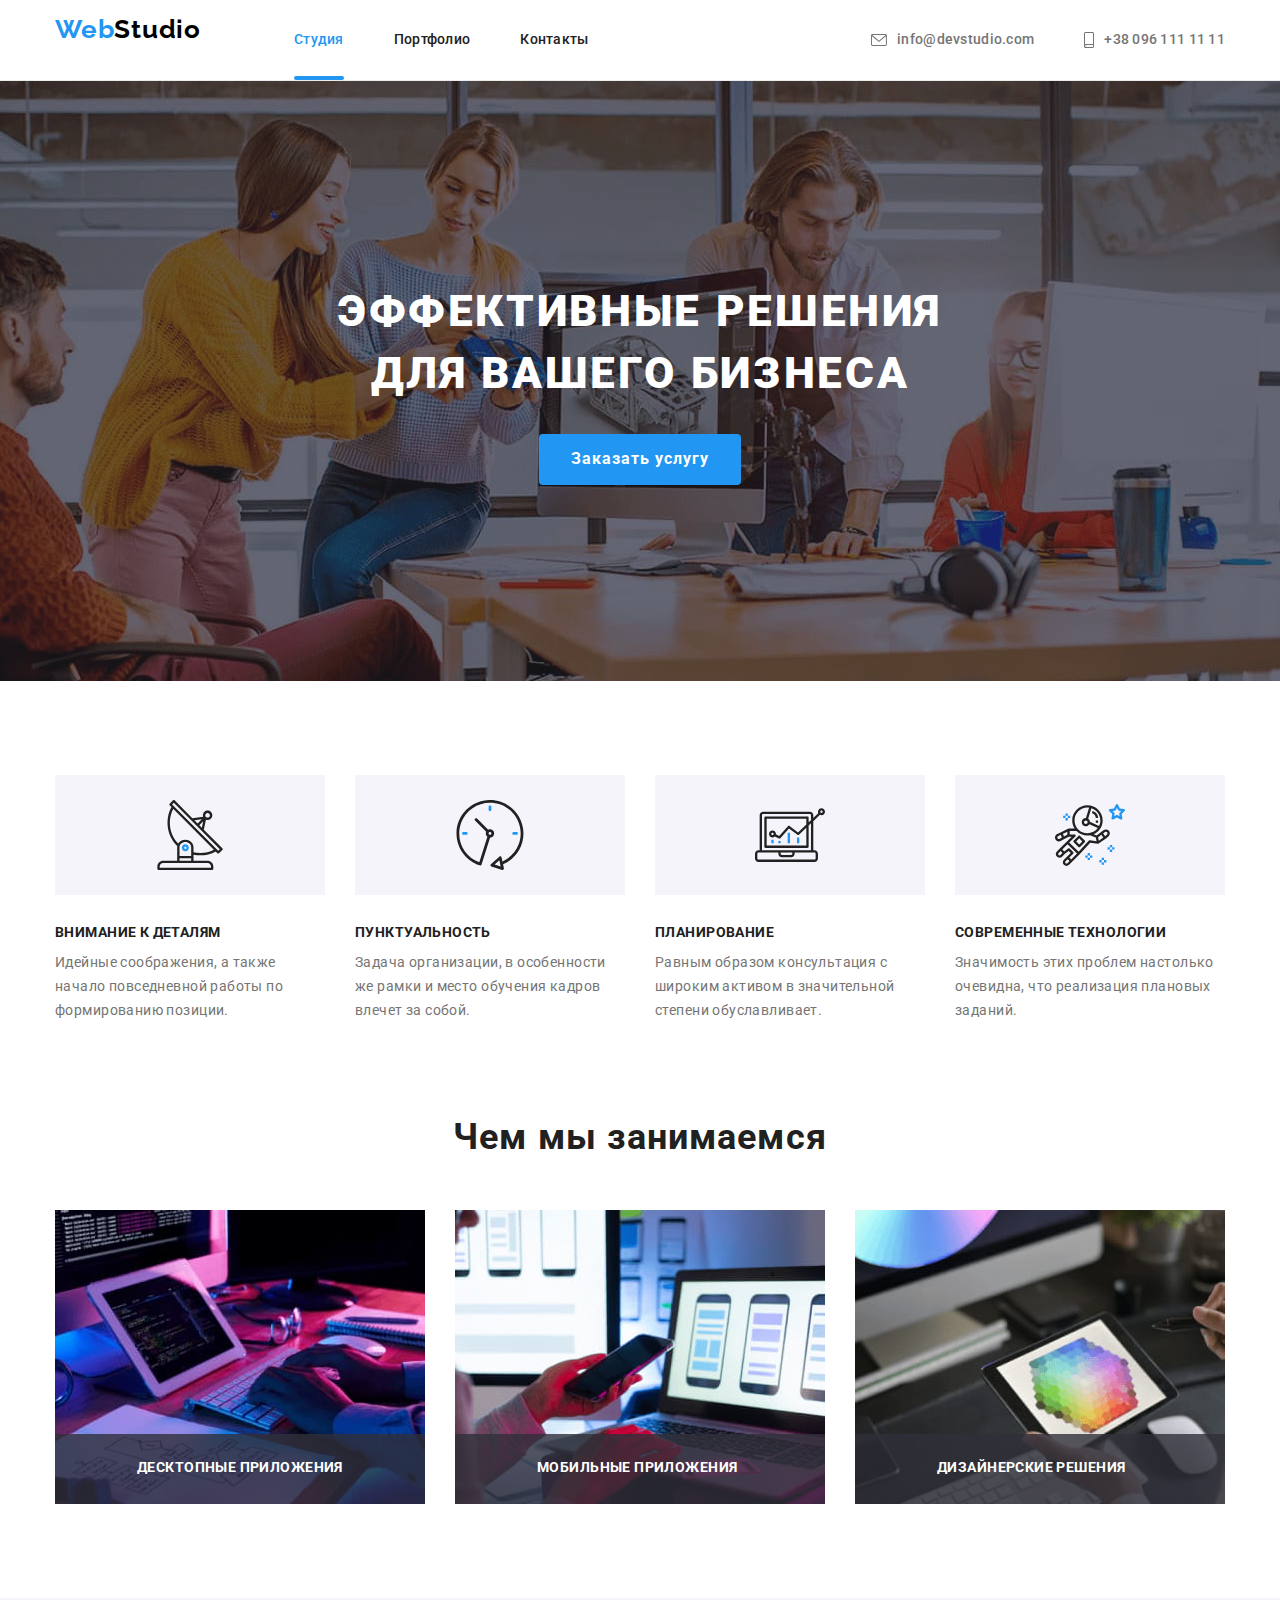
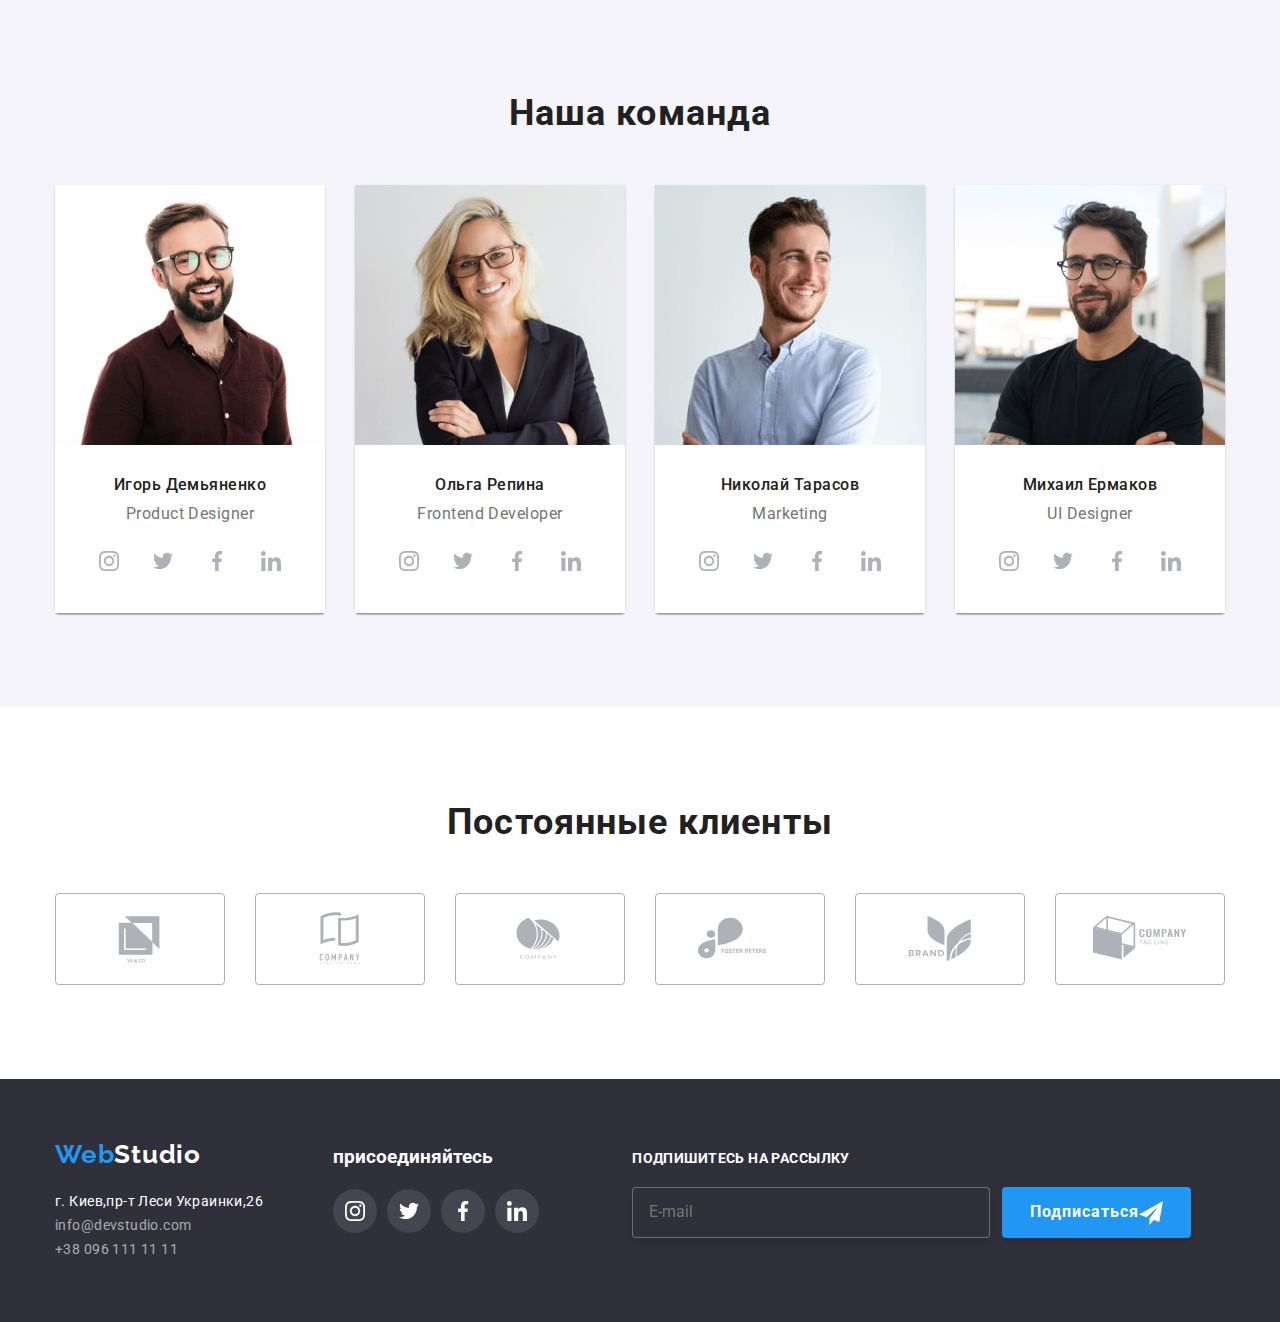
<file: index.html>
<!DOCTYPE html>
<html lang="ru">
  <head>
    <meta charset="UTF-8" />
    <meta http-equiv="X-UA-Compatible" content="IE=edge" />
    <meta name="viewport" content="width=device-width, initial-scale=1.0" />
    <link
      rel="stylesheet"
      href="https://cdnjs.cloudflare.com/ajax/libs/modern-normalize/1.1.0/modern-normalize.min.css"
    />

    <link rel="stylesheet" href="./css/styles.css" />

    <link rel="preconnect" href="https://fonts.googleapis.com" />
    <link rel="preconnect" href="https://fonts.gstatic.com" crossorigin />

    <link
      href="https://fonts.googleapis.com/css2?family=Raleway:wght@700&family=Roboto:wght@400;500;700;900&display=swap"
      rel="stylesheet"
    />

    <title>Студия</title>
  </head>
  <body>
    <header class="page-header">
      <div class="conteiner main-nav">
        <a href="index.html" class="logo">
          <span class="logo-text">Web</span>Studio
        </a>
        <nav class="navigation">
          <ul class="site-nav">
            <li class="item">
              <a href="index.html" class="link link-text">Студия</a>
            </li>
            <li class="item">
              <a href="portfolio.html" class="link">Портфолио</a>
            </li>
            <li class="item"><a href="#footer" class="link">Контакты</a></li>
          </ul>
        </nav>
        <ul class="nav">
          <li class="item">
            <a href="mailto:info@devstudio.com" class="link-name">
              <svg class="icon-nav" width="16px" height="12px">
                <use href="./images/symbol-defs.svg#mail"></use>
              </svg>
              info@devstudio.com</a
            >
          </li>
          <li class="item">
            <a href="tel:+380961111111" class="link-name">
              <svg class="icon-nav" width="10px" height="16px">
                <use href="./images/symbol-defs.svg#smartphone"></use>
              </svg>
              +38 096 111 11 11</a
            >
          </li>
        </ul>
      </div>
    </header>
    <main>
      <section class="hero">
        <div class="overlay">
          <h1 class="section-text">Эффективные решения для вашего бизнеса</h1>
          <button type="button" class="section-button" data-modal-open>
            Заказать услугу
          </button>
          <div class="backdrop is-hidden" data-modal>
            <div class="modal">
              <div class="icon-modal-close">
                <svg
                  class="modal-close"
                  width="18px"
                  height="18px"
                  data-modal-close
                >
                  <use href="./images/symbol-defs.svg#close-black-1"></use>
                </svg>
              </div>

              <form class="form">
                <b class="bait">Оставьте свои данные, мы вам перезвоним</b>
                <div class="form-field form-field-name">
                  <label for="text" class="form-label">Имя</label>
                  <input type="text" name="text" id="text" class="form-input" />
                  <svg class="modal-icon" width="18px" height="18px">
                    <use href="./images/icons.svg.svg#Name"></use>
                  </svg>
                </div>
                <div class="form-field">
                  <label for="tel" class="form-label">Телефон</label>
                  <input type="tel" name="tel" id="tel" class="form-input" />
                  <svg class="modal-icon" width="18px" height="18px">
                    <use href="./images/icons.svg.svg#Tel"></use>
                  </svg>
                </div>
                <div class="form-field">
                  <label for="mail" class="form-label">Почта</label>
                  <input
                    type="email"
                    name="mail"
                    id="mail"
                    class="form-input"
                  />
                  <svg class="modal-icon" width="18px" height="18px">
                    <use href="./images/icons.svg.svg#Mail"></use>
                  </svg>
                </div>
                <div class="form-field">
                  <label for="comment" class="form-label">Комментарий</label>
                  <textarea
                    name="comment"
                    id="comment"
                    class="comment"
                    placeholder="Введите текст"
                  ></textarea>
                </div>
                <div class="form-field form-checkbox">
                  <label class="label-checkbox">
                    <input type="checkbox" name="policy" class="checkbox" />
                    <span class="checkbox-icon"></span>
                    Соглашаюсь с рассылкой и принимаю
                    <a href="" class="agreement"> Условия договора</a>
                  </label>
                </div>
                <button type="submit" class="button-submit">Отправить</button>
              </form>
            </div>
          </div>
        </div>
      </section>
      <section class="section">
        <div class="conteiner">
          <ul class="title-link">
            <li class="section-title-list">
              <div class="icon-fon">
                <svg class="icon-antenna icon-title" width="70px" height="70px">
                  <use href="./images/symbol-defs.svg#antenna-1"></use>
                </svg>
              </div>
              <h3 class="title-list">Внимание к деталям</h3>
              <p class="title-text">
                Идейные соображения, а также начало повседневной работы по
                формированию позиции.
              </p>
            </li>
            <li class="section-title-list">
              <div class="icon-fon">
                <svg class="icon-antenna icon-title" width="70px" height="70px">
                  <use href="./images/symbol-defs.svg#clock-1"></use>
                </svg>
              </div>
              <h3 class="title-list">Пунктуальность</h3>
              <p class="title-text">
                Задача организации, в особенности же рамки и место обучения
                кадров влечет за собой.
              </p>
            </li>
            <li class="section-title-list">
              <div class="icon-fon">
                <svg class="icon-antenna icon-title" width="70px" height="70px">
                  <use href="./images/symbol-defs.svg#diagram-1"></use>
                </svg>
              </div>
              <h3 class="title-list">Планирование</h3>
              <p class="title-text">
                Равным образом консультация с широким активом в значительной
                степени обуславливает.
              </p>
            </li>
            <li class="section-title-list">
              <div class="icon-fon">
                <svg class="icon-antenna icon-title" width="70px" height="70px">
                  <use href="./images/symbol-defs.svg#astronaut"></use>
                </svg>
              </div>
              <h3 class="title-list">Современные технологии</h3>
              <p class="title-text">
                Значимость этих проблем настолько очевидна, что реализация
                плановых заданий.
              </p>
            </li>
          </ul>
        </div>
      </section>
      <section class="section">
        <div class="conteiner">
          <h2 class="title">Чем мы занимаемся</h2>
          <ul class="metier">
            <li class="metier-list">
              <img src="images/photo1.jpg" alt="Написание кода" width="370" />
              <div class="metier-thumb">
                <p>Десктопные приложения</p>
              </div>
            </li>
            <li class="metier-list">
              <img
                src="images/photo2.jpg"
                alt="Работа с ноутбуком"
                width="370"
              />
              <div class="metier-thumb">
                <p>Мобильные приложения</p>
              </div>
            </li>
            <li class="metier-list">
              <img
                src="images/photo3.jpg"
                alt="Планшет с изображением "
                width="370"
              />
              <div class="metier-thumb">
                <p>Дизайнерские решения</p>
              </div>
            </li>
          </ul>
        </div>
      </section>
      <section class="information-content section">
        <div class="conteiner">
          <h2 class="dream-team">Наша команда</h2>
          <ul class="dream-link">
            <li class="dream-list">
              <img src="images/photo4.jpg" alt="Участник команды" width="270" />
              <div class="dream-list-foot">
                <h3 class="name-list">Игорь Демьяненко</h3>
                <p class="profession-list">Product Designer</p>
                <ul class="dream-list-socmedia">
                  <li class="dream-icon-socmedia">
                    <a href="" class="dream-link-socmedia">
                      <svg class="icon-socmedia" width="20px" height="20px">
                        <use href="./images/symbol-defs.svg#instagram-2"></use>
                      </svg>
                    </a>
                  </li>
                  <li class="dream-icon-socmedia">
                    <a href="" class="dream-link-socmedia">
                      <svg class="icon-socmedia" width="20px" height="20px">
                        <use href="./images/symbol-defs.svg#twitter-1"></use>
                      </svg>
                    </a>
                  </li>
                  <li class="dream-icon-socmedia">
                    <a href="" class="dream-link-socmedia">
                      <svg class="icon-socmedia" width="20px" height="20px">
                        <use href="./images/symbol-defs.svg#facebook-1"></use>
                      </svg>
                    </a>
                  </li>
                  <li class="dream-icon-socmedia">
                    <a href="" class="dream-link-socmedia">
                      <svg class="icon-socmedia" width="20px" height="20px">
                        <use href="./images/symbol-defs.svg#linkedin-1"></use>
                      </svg>
                    </a>
                  </li>
                </ul>
              </div>
            </li>
            <li class="dream-list">
              <img
                src="images/photo5.jpg"
                alt="Участница команды"
                width="270"
              />
              <div class="dream-list-foot">
                <h3 class="name-list">Ольга Репина</h3>
                <p class="profession-list">Frontend Developer</p>
                <ul class="dream-list-socmedia">
                  <li class="dream-icon-socmedia">
                    <a href="" class="dream-link-socmedia">
                      <svg class="icon-socmedia" width="20px" height="20px">
                        <use href="./images/symbol-defs.svg#instagram-2"></use>
                      </svg>
                    </a>
                  </li>
                  <li class="dream-icon-socmedia">
                    <a href="" class="dream-link-socmedia">
                      <svg class="icon-socmedia" width="20px" height="20px">
                        <use href="./images/symbol-defs.svg#twitter-1"></use>
                      </svg>
                    </a>
                  </li>
                  <li class="dream-icon-socmedia">
                    <a href="" class="dream-link-socmedia">
                      <svg class="icon-socmedia" width="20px" height="20px">
                        <use href="./images/symbol-defs.svg#facebook-1"></use>
                      </svg>
                    </a>
                  </li>
                  <li class="dream-icon-socmedia">
                    <a href="" class="dream-link-socmedia">
                      <svg class="icon-socmedia" width="20px" height="20px">
                        <use href="./images/symbol-defs.svg#linkedin-1"></use>
                      </svg>
                    </a>
                  </li>
                </ul>
              </div>
            </li>
            <li class="dream-list">
              <img src="images/photo6.jpg" alt="Участник команды" width="270" />
              <div class="dream-list-foot">
                <h3 class="name-list">Николай Тарасов</h3>
                <p class="profession-list">Marketing</p>
                <ul class="dream-list-socmedia">
                  <li class="dream-icon-socmedia">
                    <a href="" class="dream-link-socmedia">
                      <svg class="icon-socmedia" width="20px" height="20px">
                        <use href="./images/symbol-defs.svg#instagram-2"></use>
                      </svg>
                    </a>
                  </li>
                  <li class="dream-icon-socmedia">
                    <a href="" class="dream-link-socmedia">
                      <svg class="icon-socmedia" width="20px" height="20px">
                        <use href="./images/symbol-defs.svg#twitter-1"></use>
                      </svg>
                    </a>
                  </li>
                  <li class="dream-icon-socmedia">
                    <a href="" class="dream-link-socmedia">
                      <svg class="icon-socmedia" width="20px" height="20px">
                        <use href="./images/symbol-defs.svg#facebook-1"></use>
                      </svg>
                    </a>
                  </li>
                  <li class="dream-icon-socmedia">
                    <a href="" class="dream-link-socmedia">
                      <svg class="icon-socmedia" width="20px" height="20px">
                        <use href="./images/symbol-defs.svg#linkedin-1"></use>
                      </svg>
                    </a>
                  </li>
                </ul>
              </div>
            </li>
            <li class="dream-list">
              <img src="images/photo7.jpg" alt="Участник команды" width="270" />
              <div class="dream-list-foot">
                <h3 class="name-list">Михаил Ермаков</h3>
                <p class="profession-list">UI Designer</p>
                <ul class="dream-list-socmedia">
                  <li class="dream-icon-socmedia">
                    <a href="" class="dream-link-socmedia">
                      <svg class="icon-socmedia" width="20px" height="20px">
                        <use href="./images/symbol-defs.svg#instagram-2"></use>
                      </svg>
                    </a>
                  </li>
                  <li class="dream-icon-socmedia">
                    <a href="" class="dream-link-socmedia">
                      <svg class="icon-socmedia" width="20px" height="20px">
                        <use href="./images/symbol-defs.svg#twitter-1"></use>
                      </svg>
                    </a>
                  </li>
                  <li class="dream-icon-socmedia">
                    <a href="" class="dream-link-socmedia">
                      <svg class="icon-socmedia" width="20px" height="20px">
                        <use href="./images/symbol-defs.svg#facebook-1"></use>
                      </svg>
                    </a>
                  </li>
                  <li class="dream-icon-socmedia">
                    <a href="" class="dream-link-socmedia">
                      <svg class="icon-socmedia" width="20px" height="20px">
                        <use href="./images/symbol-defs.svg#linkedin-1"></use>
                      </svg>
                    </a>
                  </li>
                </ul>
              </div>
            </li>
          </ul>
        </div>
      </section>
      <section class="section">
        <div class="conteiner">
          <h2 class="clients">Постоянные клиенты</h2>
          <ul class="clients-list">
            <li class="client">
              <a href="" class="clients-icon-list">
                <svg class="icon-clients" width="106px" height="60px">
                  <use href="./images/symbol-defs.svg#Logo1"></use>
                </svg>
              </a>
            </li>
            <li class="client">
              <a href="" class="clients-icon-list">
                <svg class="icon-clients" width="106px" height="60px">
                  <use href="./images/symbol-defs.svg#Logo2"></use>
                </svg>
              </a>
            </li>
            <li class="client">
              <a href="" class="clients-icon-list">
                <svg class="icon-clients" width="106px" height="60px">
                  <use href="./images/symbol-defs.svg#Logo3"></use>
                </svg>
              </a>
            </li>
            <li class="client">
              <a href="" class="clients-icon-list">
                <svg class="icon-clients" width="106px" height="60px">
                  <use href="./images/symbol-defs.svg#Logo4"></use>
                </svg>
              </a>
            </li>
            <li class="client">
              <a href="" class="clients-icon-list">
                <svg class="icon-clients" width="106px" height="60px">
                  <use href="./images/symbol-defs.svg#Logo5"></use>
                </svg>
              </a>
            </li>
            <li class="client">
              <a href="" class="clients-icon-list">
                <svg class="icon-clients" width="106px" height="60px">
                  <use href="./images/symbol-defs.svg#Logo6"></use>
                </svg>
              </a>
            </li>
          </ul>
        </div>
      </section>
    </main>
    <footer class="footer-text">
      <div class="conteiner footer-conteiner">
        <div class="logo-address">
          <a href="/" class="logo">
            <span class="logo-text">Web</span
            ><span class="logo-text-footer">Studio</span>
          </a>

          <address>
            <ul>
              <li class="address-name">г. Киев,пр-т Леси Украинки,26</li>
              <li>
                <a href="mailto:info@devstudio.com" class="link-list"
                  >info@devstudio.com</a
                >
              </li>
              <li>
                <a href="tel:+380961111111" class="link-list"
                  >+38 096 111 11 11</a
                >
              </li>
            </ul>
          </address>
        </div>

        <div class="socmedia">
          <h3 class="join">присоединяйтесь</h3>
          <ul class="join-list">
            <li class="socmedia-list">
              <a href="" class="link-socmedia icon-instagram">
                <svg class="icon-socmedia" width="20px" height="20px">
                  <use href="./images/symbol-defs.svg#instagram-2"></use>
                </svg>
              </a>
            </li>
            <li class="socmedia-list">
              <a href="" class="link-socmedia icon-twitter">
                <svg class="icon-socmedia" width="20px" height="20px">
                  <use href="./images/symbol-defs.svg#twitter-1"></use>
                </svg>
              </a>
            </li>
            <li class="socmedia-list">
              <a href="" class="link-socmedia icon-facebook">
                <svg class="icon-socmedia" width="20px" height="20px">
                  <use href="./images/symbol-defs.svg#facebook-1"></use>
                </svg>
              </a>
            </li>
            <li class="socmedia-list">
              <a href="" class="link-socmedia icon-linkedin">
                <svg class="icon-socmedia" width="20px" height="20px">
                  <use href="./images/symbol-defs.svg#linkedin-1"></use>
                </svg>
              </a>
            </li>
          </ul>
        </div>

        <div class="mail-join">
          <b> Подпишитесь на рассылку</b>
          <div class="join-combination">
            <form>
              <label class="join-label">
                <input
                  type="email"
                  name="mail"
                  class="join-input"
                  placeholder="E-mail"
                />
              </label>
            </form>
            <button type="submit" class="join-button">
              Подписаться
              <svg width="24px" height="24px">
                <use href="./images/icons.svg.svg#icon-send"></use>
              </svg>
            </button>
          </div>
        </div>
      </div>
    </footer>
    <script src="./js/modal.js"></script>
  </body>
</html>
</file>
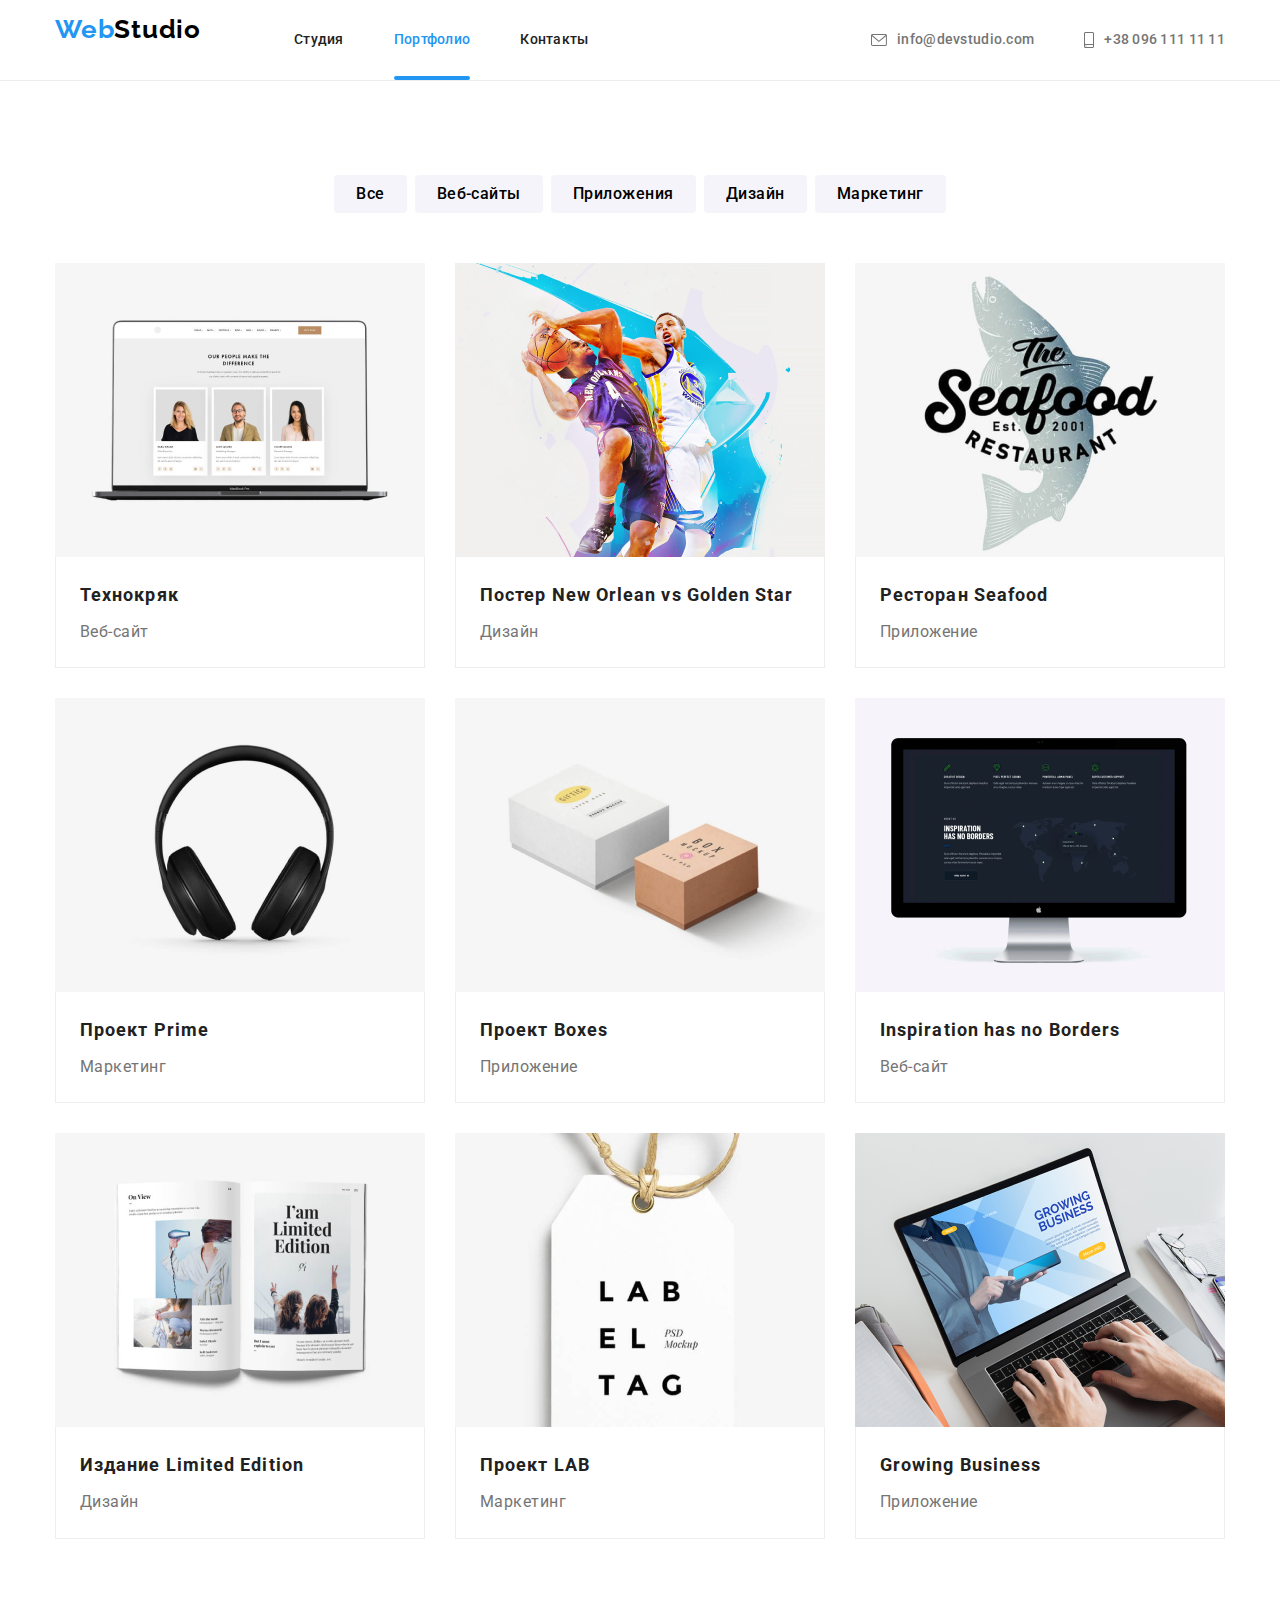
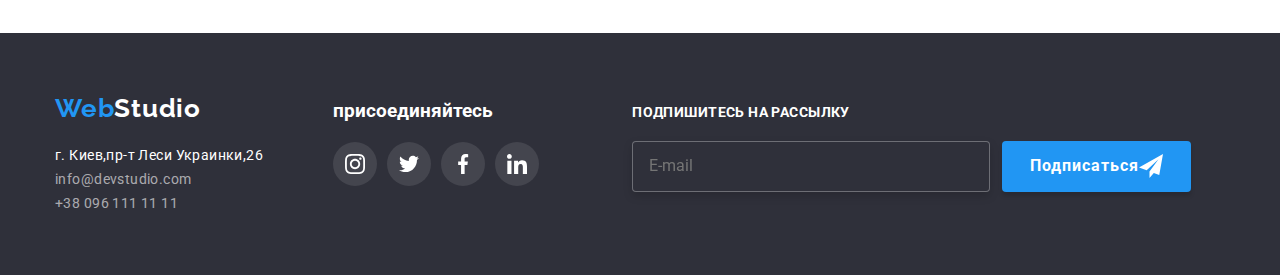
<file: portfolio.html>
<!DOCTYPE html>
<html lang="ru">
  <head>
    <meta charset="UTF-8" />
    <meta http-equiv="X-UA-Compatible" content="IE=edge" />
    <meta name="viewport" content="width=device-width, initial-scale=1.0" />
    <link
      rel="stylesheet"
      href="https://cdnjs.cloudflare.com/ajax/libs/modern-normalize/1.1.0/modern-normalize.min.css"
    />

    <link rel="stylesheet" href="./css/styles.css" />

    <link rel="preconnect" href="https://fonts.googleapis.com" />
    <link rel="preconnect" href="https://fonts.gstatic.com" crossorigin />
    <link
      href="https://fonts.googleapis.com/css2?family=Raleway:wght@700&family=Roboto:wght@400;500;700;900&display=swap"
      rel="stylesheet"
    />
    <title>Портфолио</title>
  </head>
  <body>
    <header class="page-header">
      <div class="conteiner main-nav">
        <a href="portfolio.html" class="logo">
          <span class="logo-text">Web</span>Studio
        </a>
        <nav class="navigation">
          <ul class="site-nav">
            <li class="item"><a href="index.html" class="link">Студия</a></li>
            <li class="item">
              <a href="portfolio.html" class="link link-text">Портфолио</a>
            </li>
            <li class="item"><a href="#" class="link">Контакты</a></li>
          </ul>
        </nav>
        <ul class="nav">
          <li class="item">
            <a href="mailto:info@devstudio.com" class="link-name">
              <svg class="icon-nav" width="16px" height="12px">
                <use href="./images/symbol-defs.svg#mail"></use>
              </svg>
              info@devstudio.com</a
            >
          </li>
          <li class="item">
            <a href="tel:+380961111111" class="link-name">
              <svg class="icon-nav" width="10px" height="16px">
                <use href="./images/symbol-defs.svg#smartphone"></use>
              </svg>
              +38 096 111 11 11</a
            >
          </li>
        </ul>
      </div>
    </header>
    <main>
      <section class="section">
        <div class="conteiner">
          <h1 class="portfolio">portfolio</h1>
          <ul class="work-nav">
            <li class="work-link-list">
              <button type="button" class="work-link">Все</button>
            </li>
            <li class="work-link-list">
              <button type="button" class="work-link">Веб-сайты</button>
            </li>
            <li class="work-link-list">
              <button type="button" class="work-link">Приложения</button>
            </li>
            <li class="work-link-list">
              <button type="button" class="work-link">Дизайн</button>
            </li>
            <li class="work-link-list">
              <button type="button" class="work-link">Маркетинг</button>
            </li>
          </ul>
          <ul class="work-list">
            <li class="work-list-content">
              <a href="#" class="work-content">
                <div class="product-thumb">
                  <img
                    src="images/img1.png"
                    alt="Картинка Веб-сайта"
                    width="370"
                  />
                  <div class="product-actions">
                    <p class="text-thumb">
                      Ресурс предлагает комплексные предложения с разным уровнем
                      функционала и сервисов. Все это позволит посетителю
                      получить исчерпывающие сведения о компании или частном
                      лице.
                    </p>
                  </div>
                </div>
                <div class="work-list-foot">
                  <h2 class="projects-title">Технокряк</h2>
                  <p class="projects-text">Веб-сайт</p>
                </div>
              </a>
            </li>
            <li class="work-list-content">
              <a href="#" class="work-content">
                <div class="product-thumb">
                  <img src="images/img2.png" alt="Постер" width="370" />
                  <div class="product-actions">
                    <p class="text-thumb">
                      Ресурс предлагает комплексные предложения с разным уровнем
                      функционала и сервисов. Все это позволит посетителю
                      получить исчерпывающие сведения о компании или частном
                      лице.
                    </p>
                  </div>
                </div>

                <div class="work-list-foot">
                  <h2 class="projects-title">
                    Постер New Orlean vs Golden Star
                  </h2>
                  <p class="projects-text">Дизайн</p>
                </div>
              </a>
            </li>
            <li class="work-list-content">
              <a href="#" class="work-content">
                <div class="product-thumb">
                  <img
                    src="images/img3.png"
                    alt="Логотип ресторана"
                    width="370"
                  />
                  <div class="product-actions">
                    <p class="text-thumb">
                      Ресурс предлагает комплексные предложения с разным уровнем
                      функционала и сервисов. Все это позволит посетителю
                      получить исчерпывающие сведения о компании или частном
                      лице.
                    </p>
                  </div>
                </div>

                <div class="work-list-foot">
                  <h2 class="projects-title">Ресторан Seafood</h2>
                  <p class="projects-text">Приложение</p>
                </div>
              </a>
            </li>
            <li class="work-list-content">
              <a href="#" class="work-content">
                <div class="product-thumb">
                  <img src="images/img4.png" alt="Проект" width="370" />
                  <div class="product-actions">
                    <p class="text-thumb">
                      Ресурс предлагает комплексные предложения с разным уровнем
                      функционала и сервисов. Все это позволит посетителю
                      получить исчерпывающие сведения о компании или частном
                      лице.
                    </p>
                  </div>
                </div>

                <div class="work-list-foot">
                  <h2 class="projects-title">Проект Prime</h2>
                  <p class="projects-text">Маркетинг</p>
                </div>
              </a>
            </li>
            <li class="work-list-content">
              <a href="#" class="work-content">
                <div class="product-thumb">
                  <img src="images/img5.png" alt="Две коробки" width="370" />
                  <div class="product-actions">
                    <p class="text-thumb">
                      Ресурс предлагает комплексные предложения с разным уровнем
                      функционала и сервисов. Все это позволит посетителю
                      получить исчерпывающие сведения о компании или частном
                      лице.
                    </p>
                  </div>
                </div>

                <div class="work-list-foot">
                  <h2 class="projects-title">Проект Boxes</h2>
                  <p class="projects-text">Приложение</p>
                </div>
              </a>
            </li>
            <li class="work-list-content">
              <a href="#" class="work-content">
                <div class="product-thumb">
                  <img src="images/img6.png" alt="Экран с сайтом" width="370" />
                  <div class="product-actions">
                    <p class="text-thumb">
                      Ресурс предлагает комплексные предложения с разным уровнем
                      функционала и сервисов. Все это позволит посетителю
                      получить исчерпывающие сведения о компании или частном
                      лице.
                    </p>
                  </div>
                </div>

                <div class="work-list-foot">
                  <h2 class="projects-title">Inspiration has no Borders</h2>
                  <p class="projects-text">Веб-сайт</p>
                </div>
              </a>
            </li>
            <li class="work-list-content">
              <a href="#" class="work-content">
                <div class="product-thumb">
                  <img src="images/img7.png" alt="Книга" width="370" />
                  <div class="product-actions">
                    <p class="text-thumb">
                      Ресурс предлагает комплексные предложения с разным уровнем
                      функционала и сервисов. Все это позволит посетителю
                      получить исчерпывающие сведения о компании или частном
                      лице.
                    </p>
                  </div>
                </div>

                <div class="work-list-foot">
                  <h2 class="projects-title">Издание Limited Edition</h2>
                  <p class="projects-text">Дизайн</p>
                </div>
              </a>
            </li>
            <li class="work-list-content">
              <a href="#" class="work-content">
                <div class="product-thumb">
                  <img src="images/img8.png" alt="Бирка" width="370" />
                  <div class="product-actions">
                    <p class="text-thumb">
                      Ресурс предлагает комплексные предложения с разным уровнем
                      функционала и сервисов. Все это позволит посетителю
                      получить исчерпывающие сведения о компании или частном
                      лице.
                    </p>
                  </div>
                </div>

                <div class="work-list-foot">
                  <h2 class="projects-title">Проект LAB</h2>
                  <p class="projects-text">Маркетинг</p>
                </div>
              </a>
            </li>
            <li class="work-list-content">
              <a href="#" class="work-content">
                <div class="product-thumb">
                  <img
                    src="images/img9.png"
                    alt="Рабочий ноутбук"
                    width="370"
                  />
                  <div class="product-actions">
                    <p class="text-thumb">
                      Ресурс предлагает комплексные предложения с разным уровнем
                      функционала и сервисов. Все это позволит посетителю
                      получить исчерпывающие сведения о компании или частном
                      лице.
                    </p>
                  </div>
                </div>

                <div class="work-list-foot">
                  <h2 class="projects-title">Growing Business</h2>
                  <p class="projects-text">Приложение</p>
                </div>
              </a>
            </li>
          </ul>
        </div>
      </section>
    </main>
    <footer class="footer-text">
      <div class="conteiner footer-conteiner">
        <div class="logo-address">
          <a href="/" class="logo">
            <span class="logo-text">Web</span
            ><span class="logo-text-footer">Studio</span>
          </a>

          <address>
            <ul>
              <li class="address-name">г. Киев,пр-т Леси Украинки,26</li>
              <li>
                <a href="mailto:info@devstudio.com" class="link-list"
                  >info@devstudio.com</a
                >
              </li>
              <li>
                <a href="tel:+380961111111" class="link-list"
                  >+38 096 111 11 11</a
                >
              </li>
            </ul>
          </address>
        </div>

        <div class="socmedia">
          <h3 class="join">присоединяйтесь</h3>
          <ul class="join-list">
            <li class="socmedia-list">
              <a href="" class="link-socmedia icon-instagram">
                <svg class="icon-socmedia" width="20px" height="20px">
                  <use href="./images/symbol-defs.svg#instagram-2"></use>
                </svg>
              </a>
            </li>
            <li class="socmedia-list">
              <a href="" class="link-socmedia icon-twitter">
                <svg class="icon-socmedia" width="20px" height="20px">
                  <use href="./images/symbol-defs.svg#twitter-1"></use>
                </svg>
              </a>
            </li>
            <li class="socmedia-list">
              <a href="" class="link-socmedia icon-facebook">
                <svg class="icon-socmedia" width="20px" height="20px">
                  <use href="./images/symbol-defs.svg#facebook-1"></use>
                </svg>
              </a>
            </li>
            <li class="socmedia-list">
              <a href="" class="link-socmedia icon-linkedin">
                <svg class="icon-socmedia" width="20px" height="20px">
                  <use href="./images/symbol-defs.svg#linkedin-1"></use>
                </svg>
              </a>
            </li>
          </ul>
        </div>

        <div class="mail-join">
          <b> Подпишитесь на рассылку</b>
          <div class="join-combination">
            <form>
              <label class="join-label">
                <input
                  type="email"
                  name="mail"
                  class="join-input"
                  placeholder="E-mail"
                />
              </label>
            </form>
            <button type="submit" class="join-button">
              Подписаться
              <svg width="24px" height="24px">
                <use href="./images/icons.svg.svg#icon-send"></use>
              </svg>
            </button>
          </div>
        </div>
      </div>
    </footer>
  </body>
</html>
</file>
<file: css/styles.css>
body {
  font-family: var(--main-font);
  color: var(--axcent-color);
  background-color: var(--bg-color);
}
h1,
h2,
h3,
h4,
h5,
h6 {
  margin-top: 0;
  margin-bottom: 0;
}

img {
  display: block;
}

ul {
  margin: 0;
  padding: 0;
  list-style: none;
  list-style-type: none;
}

p {
  margin-top: 0;
  margin-bottom: 0;
}

a {
  text-decoration: none;
}

button {
  cursor: pointer;
  display: inline-block;
}
/* page header */

.page-header {
  border-bottom: 1px solid var(--border-color-header);
}

.main-nav {
  display: flex;
  align-items: center;
}

/* conteiner */
.conteiner {
  margin-left: auto;
  margin-right: auto;
  padding-left: 15px;
  padding-right: 15px;
  width: 1200px;
  /* outline: 3px solid red; */
}

/* Logo */
.logo {
  font-family: var(--title-font);
  color: var(--logo);
  display: inline-block;
  margin-bottom: 20px;

  font-weight: 700;
  font-size: 26px;
  line-height: 1.2;
  letter-spacing: 0.03em;
}

.logo-text {
  color: var(--hover);
}

.logo-text-footer {
  color: var(--add-color);
}

:root {
  --main-font: Roboto, sans-serif;
  --title-font: Raleway, sans-serif;
  --text-color: #757575;
  --axcent-color: #212121;
  --footer-color: #2f303a;
  --bg-color: #ffffff;
  --hover: #2196f3;
  --focus: rgb(255, 0, 0);
  --vanish-color: rgba(255, 255, 255, 0.6);
  --add-color: #ffffff;
  --add-bg-color: #f5f4fa;
  --bg-button: #188ce8;
  --bg-button-filter: #f5f4fa;
  --border-color: #eeeeee;
  --border-color-header: #ececec;
  --logo: #000000;
  --border-color-media: rgba(255, 255, 255, 0.1);
  --icon-color: #afb1b8;
  --bg-color-backdrop: rgba(0, 0, 0, 0.2);
  --timing-function: cubic-bezier(0.4, 0, 0.2, 1);
  --submit-color: rgba(0, 0, 0, 0.15);
}

/* nav */

.navigation {
  margin-left: 93px;
}

.site-nav {
  display: flex;
}

.site-nav .item + .item {
  margin-left: 50px;
}

.site-nav .link {
  display: block;
  padding-top: 32px;
  padding-bottom: 32px;

  font-weight: 500;
  font-size: 14px;
  line-height: 1.14;
  letter-spacing: 0.02em;
  color: var(--axcent-color);

  transition-property: color;
  transition-duration: 250ms;
  transition-timing-function: var(--timing-function);
}

.site-nav .link-text {
  color: var(--hover);
  position: relative;
}

.link-text::after {
  content: "";
  display: block;
  position: absolute;
  width: 100%;
  height: 4px;
  left: 0;
  bottom: 0;
  border-radius: 2px;
  background-color: var(--hover);
  opacity: 0;
}

.link-text::after {
  opacity: 1;
}

.nav {
  display: flex;
  margin-left: auto;
}

.nav .item + .item {
  margin-left: 50px;
}

.nav .link-name {
  display: flex;
  padding-top: 32px;
  padding-bottom: 32px;
  align-items: center;

  font-weight: 500;
  font-size: 14px;
  line-height: 1.14;
  letter-spacing: 0.02em;
  color: var(--text-color);

  transition-property: color;
  transition-duration: 250ms;
  transition-timing-function: var(--timing-function);
}
.icon-nav {
  display: flex;
  margin-right: 10px;
  fill: currentColor;
}

.link-name:hover,
.icon-nav:hover {
  color: var(--hover);
  fill: var(--hover);
}

.link-name:focus,
.icon-nav:focus {
  color: var(--hover);
  fill: var(--hover);
}

.site-nav .link:hover,
.site-nav .link:focus {
  color: var(--hover);
}

/* main */

.section {
  padding-top: 94px;
  padding-bottom: 94px;
}

.section:nth-child(2) {
  padding-bottom: 0;
}

/* Hero */

.hero {
  color: var(--add-color);
  background-color: var(--footer-color);
  max-width: 1600px;
  margin-right: auto;
  margin-left: auto;
}

.overlay {
  text-align: center;

  height: 600px;
  padding: 200px 0;

  background-image: linear-gradient(
      to right,
      rgba(47, 48, 58, 0.4),
      rgba(47, 48, 58, 0.4)
    ),
    url(../images/hero.jpg);
  background-position: center;
  background-repeat: no-repeat;
  background-size: cover;
}

.section-text {
  margin-bottom: 30px;
  max-width: 696px;
  margin-left: auto;
  margin-right: auto;

  font-weight: 900;
  font-size: 44px;
  line-height: 1.4;

  letter-spacing: 0.06em;
  text-transform: uppercase;

  color: var(--add-color);
}

.section-button {
  font-weight: 700;
  font-size: 16px;
  line-height: 1.9;

  padding: 10px 32px;

  border-radius: 4px;

  display: inline-block;
  align-items: center;
  text-align: center;
  letter-spacing: 0.06em;

  color: var(--add-color);
  background-color: var(--hover);
  border: var(--hover);
  transition-property: color, background-color;
  transition-duration: 250ms;
  transition-timing-function: var(--timing-function);
}

.section-button:hover {
  background-color: var(--bg-button);
}

.section-button:focus {
  background-color: var(--bg-button);
}

.backdrop {
  position: fixed;
  z-index: 100;
  top: 0;
  right: 0;
  width: 100%;
  height: 100%;
  background: var(--bg-color-backdrop);

  opacity: 1;
  transition-property: opacity, background-color;
  transition-duration: 250ms;
  transition-timing-function: var(--timing-function);
}

.backdrop.is-hidden {
  opacity: 0;
  pointer-events: none;
}

.backdrop.is-hidden .modal {
  transform: translate(-50%, -50%) scale(1.5);
}

.modal {
  position: absolute;
  top: 50%;
  left: 50%;
  transform: translate(-50%, -50%) scale(1);

  min-width: 528px;
  min-height: 581px;

  transition-property: transform;
  transition-duration: 250ms;
  transition-timing-function: var(--timing-function);

  background: var(--add-color);
  box-shadow: 0px 1px 3px rgba(0, 0, 0, 0.12), 0px 1px 1px rgba(0, 0, 0, 0.14),
    0px 2px 1px rgba(0, 0, 0, 0.2);
  border-radius: 4px;
}

.icon-modal-close {
  display: flex;
  width: 30px;
  height: 30px;
  cursor: pointer;
  align-items: center;
  justify-content: center;
  margin-left: auto;
  margin-right: 8px;
  margin-top: 8px;
  border: 1px solid rgba(0, 0, 0, 0.1);
  border-radius: 50%;
  box-sizing: border-box;

  transition-property: fill;
  transition-duration: 250ms;
  transition-timing-function: var(--timing-function);
}

.icon-modal-close:hover {
  fill: var(--hover);
}

.form {
  width: 448px;
  margin-left: auto;
  margin-right: auto;
}

.bait {
  font-weight: 700;
  font-size: 20px;
  line-height: 0.8;

  letter-spacing: 0.03em;

  color: var(--axcent-color);
}

.form-field {
  display: flex;
  flex-direction: column;
  position: relative;
  text-align: left;
  margin-bottom: 10px;
  color: var(--axcent-color);
}
.form-field:last-child {
  margin-bottom: 20px;
}

.form-checkbox {
  margin-top: 20px;
  margin-bottom: 30px;
}

.form-label {
  margin-bottom: 4px;
  font-weight: 400;
  font-size: 12px;
  line-height: 0.8;

  letter-spacing: 0.01em;
  color: var(--text-color);
}

.form-field-name {
  margin-top: 12px;
}

.form-input {
  padding: 12px 42px;
  height: 40px;
  border: 1px solid rgba(33, 33, 33, 0.2);
  border-radius: 4px;

  transition-property: border;
  transition-duration: 250ms;
  transition-timing-function: var(--timing-function);
}

.form-input:focus,
.form-input:hover {
  border: 1px solid var(--hover);
  outline: none;
}

.form-input:hover ~ .modal-icon,
.form-input:focus ~ .modal-icon {
  fill: var(--hover);
}

.modal-icon {
  position: absolute;
  top: 60%;
  left: 15px;
  transform: translateY(-50%);
  transition-property: fill;
  transition-duration: 250ms;
  transition-timing-function: var(--timing-function);
}

.comment {
  height: 120px;
  padding: 12px 16px;
  resize: none;
  border: 1px solid rgba(33, 33, 33, 0.2);
  border-radius: 4px;

  transition-property: border;
  transition-duration: 250ms;
  transition-timing-function: var(--timing-function);
}

.comment:hover,
.comment:focus {
  border: 1px solid var(--hover);
  outline: none;
}

textarea::placeholder {
  color: rgba(117, 117, 117, 0.5);
}

.label-checkbox {
  display: flex;
  align-items: center;
  justify-content: center;

  font-weight: 400;
  font-size: 14px;
  line-height: 1.7;

  letter-spacing: 0.03em;

  color: var(--text-color);
}

.agreement {
  color: var(--hover);
  margin-left: 2px;
  text-decoration: underline;
}

.checkbox {
  position: absolute;
  width: 1px;
  height: 1px;
  margin: -1px;
  border: 0;
  padding: 0;

  white-space: nowrap;
  clip-path: inset(100%);
  clip: rect(0 0 0 0);
  overflow: hidden;
}

.checkbox-icon {
  display: inline-block;
  margin-right: 7px;
  width: 16px;
  height: 15px;

  border-radius: 2px;
  border: 2px solid var(--axcent-color);

  transition-property: background-color, border, background-image;
  transition-duration: 250ms;
  transition-timing-function: var(--timing-function);
}

.checkbox:checked + .checkbox-icon {
  background-color: var(--hover);
  border: var(--hover);
  /* border-color: var(--hover);
  background-origin: border-box; */
  background-image: url(../images/iconcheck.svg);
  background-size: contain;
  background-repeat: no-repeat;
  background-position: center;
}

.button-submit {
  font-weight: 700;
  font-size: 16px;
  line-height: 1.9;

  letter-spacing: 0.06em;

  padding: 10px 55px;
  border: none;
  box-shadow: 0px 4px 4px var(--submit-color);
  border-radius: 4px;
  color: var(--add-color);
  background-color: var(--hover);

  transition-property: background-color;
  transition-duration: 250ms;
  transition-timing-function: var(--timing-function);
}

.button-submit:hover {
  background-color: var(--bg-button);
}

/* section title */

.title-link {
  display: flex;
  flex-wrap: wrap;
}

.title-link .section-title-list + .section-title-list {
  margin-left: 30px;
}

.section-title-list {
  width: 270px;
}

.icon-antenna {
  display: block;
}

.icon-fon {
  display: flex;
  height: 120px;
  margin-bottom: 30px;
  align-items: center;
  justify-content: center;
  background-color: var(--add-bg-color);
}

.title-list {
  font-weight: 700;
  font-size: 14px;
  line-height: 1.14;
  letter-spacing: 0.03em;
  text-transform: uppercase;
  margin-bottom: 10px;
}

.title-text {
  margin-top: 0;
  margin-bottom: 0;
  font-size: 14px;
  line-height: 1.7;
  letter-spacing: 0.03em;

  color: var(--text-color);
}

/* section metier */

.title {
  margin-bottom: 50px;

  font-weight: 700;
  font-size: 36px;
  line-height: 1.2;
  text-align: center;
  letter-spacing: 0.03em;
}

.metier {
  display: flex;
  flex-wrap: wrap;
}

.metier .metier-list + .metier-list {
  margin-left: 30px;
}

.metier-list {
  position: relative;
  color: var(--add-color);
}

.metier-thumb {
  display: inline-block;
  position: absolute;
  content: "";

  width: 100%;
  height: 70px;
  bottom: 0;
  left: 0;

  padding: 27px 82px;

  font-weight: 700;
  font-size: 14px;
  line-height: 0.9;

  letter-spacing: 0.03em;
  text-transform: uppercase;

  background: rgba(47, 48, 58, 0.8);
  color: var(--add-color);
}

/* section information */

.information-content {
  background-color: var(--add-bg-color);
}

.dream-team {
  margin-bottom: 50px;

  font-weight: 700;
  font-size: 36px;
  line-height: 1.2;
  text-align: center;
  letter-spacing: 0.03em;
}

.dream-link {
  display: flex;
  flex-wrap: wrap;
}

.dream-link .dream-list + .dream-list {
  margin-left: 30px;
}

.dream-list {
  box-shadow: 0px 1px 3px rgba(0, 0, 0, 0.12), 0px 1px 1px rgba(0, 0, 0, 0.14),
    0px 2px 1px rgba(0, 0, 0, 0.2);
  border-radius: 0px 0px 4px 4px;
}

.dream-list-foot {
  text-align: center;
  padding-top: 30px;
  padding-bottom: 30px;

  background-color: var(--add-color);
}

.dream-list-foot .name-list {
  margin-bottom: 10px;
}

.name-list {
  font-weight: 500;
  font-size: 16px;
  line-height: 1.2;

  letter-spacing: 0.03em;
}

.profession-list {
  margin-bottom: 16px;
  font-size: 16px;
  line-height: 1.2;

  letter-spacing: 0.03em;

  color: var(--text-color);
}

.dream-list-socmedia {
  display: flex;
  justify-content: center;
}

.dream-icon-socmedia {
  margin-right: 10px;
}

.dream-icon-socmedia:last-child {
  margin-right: 0;
}

.dream-link-socmedia {
  display: flex;
  width: 44px;
  height: 44px;

  justify-content: center;
  align-items: center;
  border-radius: 50%;
  color: var(--icon-color);
  background-color: var(--add-color);

  transition-property: color, background-color;
  transition-duration: 250ms;
  transition-timing-function: var(--timing-function);
}

.icon-socmedia {
  fill: currentColor;
}

.dream-link-socmedia:focus,
.dream-link-socmedia:hover {
  color: var(--add-color);
  background-color: var(--hover);
}

/* Client */

.clients {
  font-weight: 700;
  font-size: 36px;
  line-height: 42px;
  text-align: center;
  margin-bottom: 50px;

  letter-spacing: 0.03em;

  text-align: center;
}

.client {
  margin-right: 30px;
}

.client:last-child {
  margin-right: 0;
}

.clients-list {
  display: flex;
}

.clients-icon-list {
  display: flex;
  align-items: center;
  justify-content: center;
  width: 170px;
  height: 92px;
  margin-right: 30px;

  border: 1px solid currentColor;
  border-radius: 4px;
  color: var(--icon-color);

  transition-property: color;
  transition-duration: 250ms;
  transition-timing-function: var(--timing-function);
}

.clients-icon-list:last-child {
  margin-right: 0;
}

.clients-icon-list:hover,
.clients-icon-list:focus {
  color: var(--hover);
}

.icon-clients {
  fill: currentColor;
}

/* Portfolio */

.portfolio {
  position: absolute;
  width: 1px;
  height: 1px;
  margin: -1px;
  border: 0;
  padding: 0;

  white-space: nowrap;
  clip-path: inset(100%);
  clip: rect(0 0 0 0);
  overflow: hidden;
}

.work-nav {
  display: flex;
  margin-bottom: 50px;
  justify-content: center;
}

.work-link {
  padding: 6px 22px;

  font-weight: 500;
  font-size: 16px;
  line-height: 1.6;
  border-radius: 4px;
  border: 0;

  letter-spacing: 0.03em;

  background-color: var(--bg-button-filter);

  transition-property: color, background-color, box-shadow;
  transition-duration: 250ms;
  transition-timing-function: var(--timing-function);
}

.work-nav .work-link-list + .work-link-list {
  margin-left: 8px;
}

.work-link-list:hover,
.work-link-list:focus {
  box-shadow: 0px 3px 1px rgba(0, 0, 0, 0.1), 0px 1px 2px rgba(0, 0, 0, 0.08),
    0px 2px 2px rgba(0, 0, 0, 0.12);
  border-radius: 4px;
}

.work-list {
  display: flex;
  flex-wrap: wrap;
}

.work-list-content {
  width: 370px;
  margin-right: 30px;
  margin-bottom: 30px;
}

.work-content {
  display: block;

  transition-property: color, transform, background-color, box-shadow;
  transition-duration: 250ms;
  transition-timing-function: var(--timing-function);
}

.work-content:hover,
.work-content:focus {
  box-shadow: 0px 1px 1px rgba(0, 0, 0, 0.12), 0px 4px 4px rgba(0, 0, 0, 0.06),
    1px 4px 6px rgba(0, 0, 0, 0.16);
}

.product-thumb {
  position: relative;
  color: var(--add-color);
  overflow: hidden;
}

.product-actions {
  display: inline-block;
  position: absolute;
  content: "";

  width: 100%;
  height: 100%;
  top: 0;
  left: 0;

  padding: 63px 24px;

  font-weight: 400;
  font-size: 18px;
  line-height: 1.56;

  letter-spacing: 0.03em;

  transform: translateY(100%);
  background: rgba(33, 150, 243, 0.9);

  transition-property: transform, background-color;
  transition-duration: 250ms;
  transition-timing-function: var(--timing-function);
}

.work-content:hover .product-actions {
  transform: translateY(0);
}

.work-list-content:nth-child(3n) {
  margin-right: 0;
}

.work-list-content:nth-last-child(-n + 3) {
  margin-bottom: 0;
}

.work-list-foot {
  padding: 20px 24px;
  border-right: 1px solid var(--border-color);
  border-left: 1px solid var(--border-color);
  border-bottom: 1px solid var(--border-color);
}

.work-link:hover {
  color: var(--add-color);
  background-color: var(--hover);
}

.work-link:focus {
  color: var(--bg-color);
  background-color: var(--hover);
}

.projects-title {
  font-weight: 700;
  font-size: 18px;
  line-height: 2;
  margin-bottom: 4px;

  letter-spacing: 0.06em;

  color: var(--axcent-color);
}

.projects-text {
  font-size: 16px;
  line-height: 1.9;

  letter-spacing: 0.03em;

  color: var(--text-color);
}

/* Footer */

address {
  font-style: normal;
}

.footer-conteiner {
  display: flex;
  align-items: baseline;
}

.logo-address {
  display: inline-block;
}

.address-name {
  font-size: 14px;
  line-height: 1.7;

  letter-spacing: 0.03em;

  color: var(--add-color);
}
.link-list {
  font-size: 14px;
  line-height: 1.7;

  letter-spacing: 0.03em;

  color: var(--vanish-color);

  transition-property: color;
  transition-duration: 250ms;
  transition-timing-function: var(--timing-function);
}

.link-list:hover {
  color: var(--hover);
}

.link-list:focus {
  color: var(--hover);
}

.footer-text {
  padding: 60px 0;
  background-color: var(--footer-color);
}

.join {
  margin-bottom: 20px;
  color: var(--add-color);
}

.join-list {
  display: flex;
}

.socmedia {
  display: inline-block;
  margin-left: 70px;
}

.link-socmedia {
  display: flex;
  width: 44px;
  height: 44px;

  background-repeat: no-repeat;
  background-size: 20px;
  background-position: center;
  justify-content: center;
  align-items: center;

  border-radius: 50%;
  background-color: var(--border-color-media);
  color: var(--add-color);

  transition-property: color, background-color;
  transition-duration: 250ms;
  transition-timing-function: var(--timing-function);
}

.socmedia-list {
  margin-right: 10px;
}

.socmedia-list:last-child {
  margin-right: 0;
}

.link-socmedia:hover,
.link-socmedia:focus {
  background-color: var(--hover);
  fill: currentColor;
}

.mail-join {
  display: block;
  margin-left: 93px;
}

.mail-join > b {
  font-weight: 700;
  font-size: 14px;
  line-height: 0.9;

  letter-spacing: 0.03em;
  text-transform: uppercase;

  color: var(--add-color);
}

.join-combination {
  display: flex;
  margin-top: 20px;
}

.join-label {
  display: flex;
  align-items: center;
  text-align: center;
}

.join-input {
  padding: 15px 0 15px 16px;
  width: 358px;
  margin-right: 12px;
  border: 1px solid rgba(255, 255, 255, 0.3);
  filter: drop-shadow(0px 4px 4px rgba(0, 0, 0, 0.15));
  border-radius: 4px;
  color: rgba(255, 255, 255, 0.6);
  background-color: var(--footer-color);
}

.join-label:hover,
.join-label:focus,
.join-input:hover,
.join-input:focus {
  outline: rgba(255, 255, 255, 0.3);
}

.join-button {
  display: flex;
  align-items: center;
  text-align: center;
  padding: 10px 28px;
  font-weight: 700;
  font-size: 16px;
  line-height: 1.9;

  letter-spacing: 0.06em;

  color: var(--add-color);
  background-color: var(--hover);

  border: none;
  box-shadow: 0px 4px 4px rgba(0, 0, 0, 0.15);
  border-radius: 4px;
}
</file>
